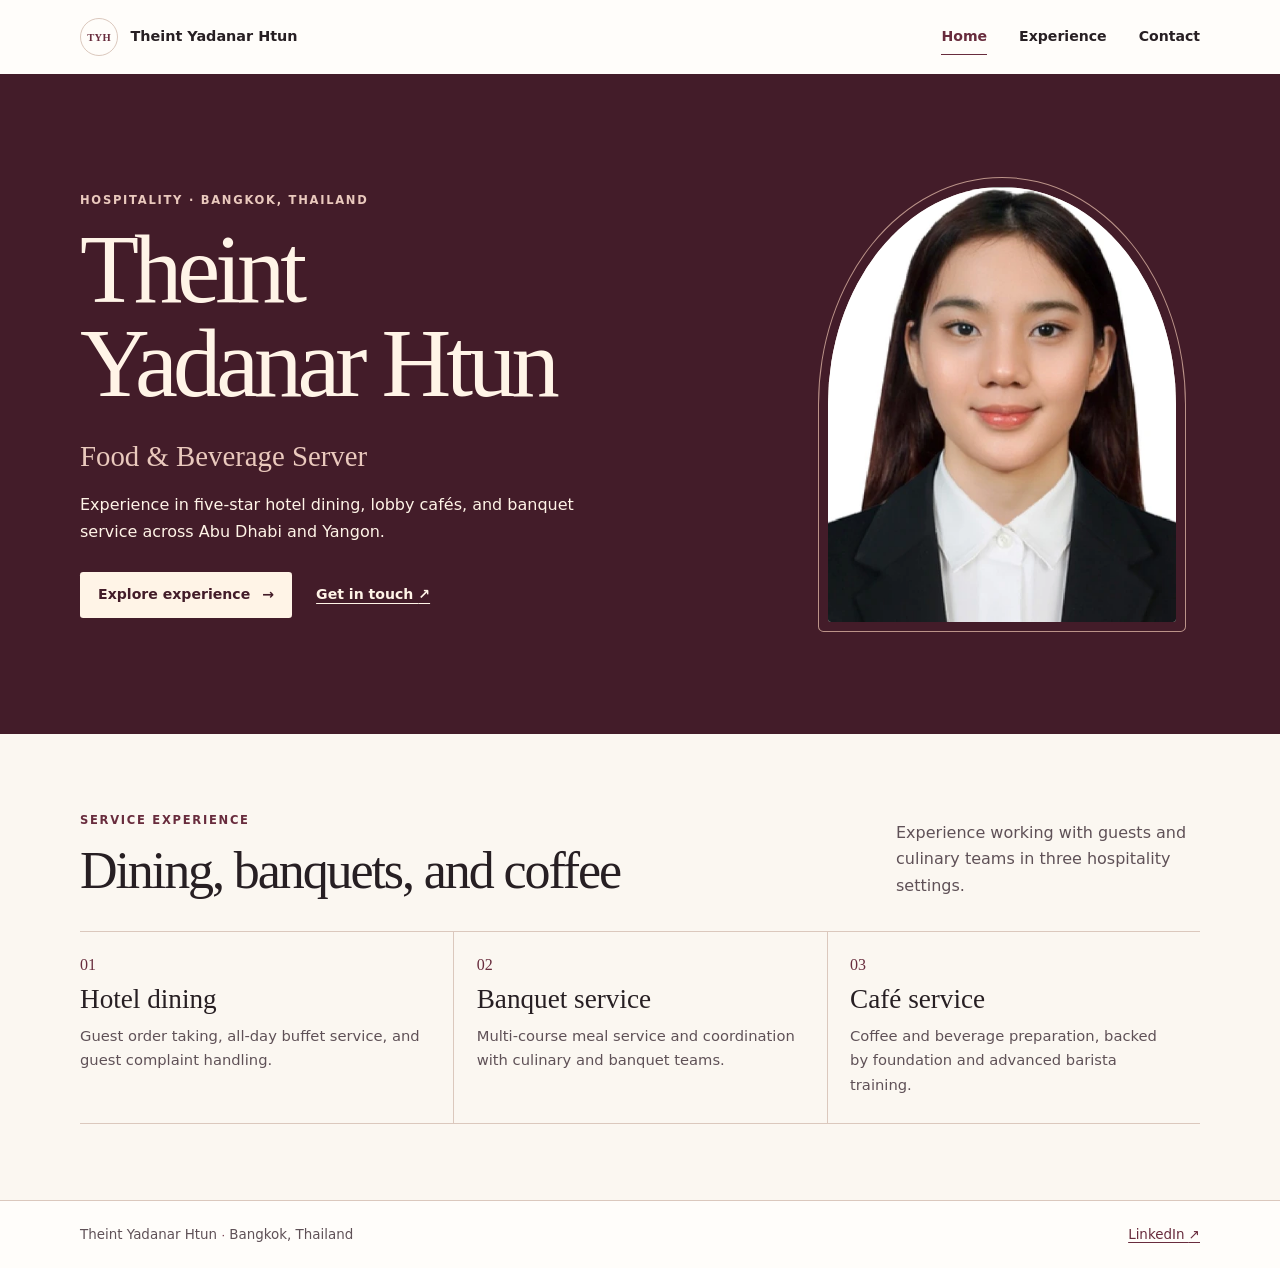
<file: index.html>
<!doctype html>
<html lang="en">
<head>
<meta charset="utf-8">
<meta name="viewport" content="width=device-width, initial-scale=1">
<meta name="description" content="Theint Yadanar Htun, a food and beverage server based in Bangkok, Thailand.">
<meta name="theme-color" content="#431c29">
<title>Food &amp; Beverage Server | Theint Yadanar Htun</title>
<link rel="icon" href="assets/monogram.svg" type="image/svg+xml">
<link rel="stylesheet" href="styles.css">
</head>
<body>
<a class="skip" href="#main">Skip to content</a>
<header class="site-header"><div class="wrap header-inner">
<a class="brand" href="index.html" aria-label="Theint Yadanar Htun, home"><span aria-hidden="true">TYH</span> Theint Yadanar Htun</a>
<nav aria-label="Main navigation"><a href="index.html" aria-current="page">Home</a><a href="experience.html">Experience</a><a href="contact.html">Contact</a></nav>
</div></header>
<main id="main">
<section class="hero"><div class="wrap hero-grid">
  <div class="hero-copy">
    <p class="eyebrow">Hospitality · Bangkok, Thailand</p>
    <h1>Theint<br>Yadanar Htun</h1>
    <p class="hero-role">Food &amp; Beverage Server</p>
    <p class="intro">Experience in five-star hotel dining, lobby cafés, and banquet service across Abu Dhabi and Yangon.</p>
    <div class="actions"><a class="button button-light" href="experience.html">Explore experience <span aria-hidden="true">→</span></a><a class="text-link" href="contact.html">Get in touch <span aria-hidden="true">↗</span></a></div>
  </div>
  <figure class="portrait">
    <img src="assets/theint-yadanar-htun.webp" alt="Portrait of Theint Yadanar Htun" width="600" height="600" fetchpriority="high">
  </figure>
</div></section>
<section class="wrap overview" aria-labelledby="service">
  <div class="section-intro"><div><p class="eyebrow">Service experience</p><h2 id="service">Dining, banquets, and coffee</h2></div><p>Experience working with guests and culinary teams in three hospitality settings.</p></div>
  <div class="specialties">
    <article><span class="number" aria-hidden="true">01</span><h3>Hotel dining</h3><p>Guest order taking, all-day buffet service, and guest complaint handling.</p></article>
    <article><span class="number" aria-hidden="true">02</span><h3>Banquet service</h3><p>Multi-course meal service and coordination with culinary and banquet teams.</p></article>
    <article><span class="number" aria-hidden="true">03</span><h3>Café service</h3><p>Coffee and beverage preparation, backed by foundation and advanced barista training.</p></article>
  </div>
</section></main>
<footer class="site-footer"><div class="wrap footer-inner"><span>Theint Yadanar Htun <small>·</small> Bangkok, Thailand</span><a href="https://www.linkedin.com/in/theint-yadanar-htun-8070092b6/">LinkedIn <span aria-hidden="true">↗</span></a></div></footer>
</body></html>
</file>
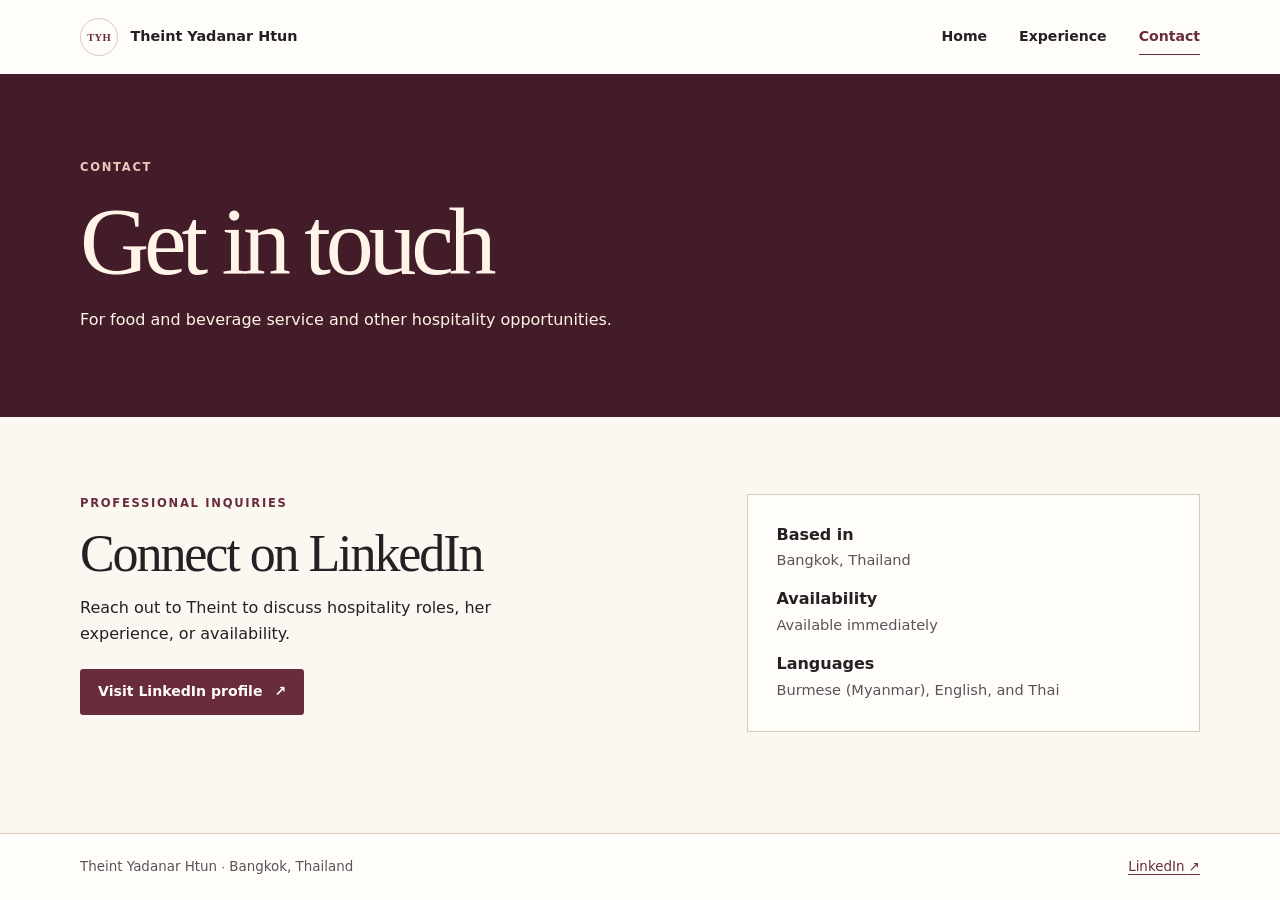
<file: contact.html>
<!doctype html>
<html lang="en">
<head>
<meta charset="utf-8">
<meta name="viewport" content="width=device-width, initial-scale=1">
<meta name="description" content="Contact Theint Yadanar Htun for food and beverage hospitality opportunities.">
<meta name="theme-color" content="#431c29">
<title>Contact | Theint Yadanar Htun</title>
<link rel="icon" href="assets/monogram.svg" type="image/svg+xml">
<link rel="stylesheet" href="styles.css">
</head>
<body>
<a class="skip" href="#main">Skip to content</a>
<header class="site-header"><div class="wrap header-inner">
<a class="brand" href="index.html" aria-label="Theint Yadanar Htun, home"><span aria-hidden="true">TYH</span> Theint Yadanar Htun</a>
<nav aria-label="Main navigation"><a href="index.html">Home</a><a href="experience.html">Experience</a><a href="contact.html" aria-current="page">Contact</a></nav>
</div></header>
<main id="main">
<section class="page-hero"><div class="wrap"><p class="eyebrow">Contact</p><h1>Get in touch</h1><p>For food and beverage service and other hospitality opportunities.</p></div></section>
<section class="wrap contact">
  <div><p class="eyebrow">Professional inquiries</p><h2>Connect on LinkedIn</h2><p>Reach out to Theint to discuss hospitality roles, her experience, or availability.</p><a class="button button-dark" href="https://www.linkedin.com/in/theint-yadanar-htun-8070092b6/">Visit LinkedIn profile <span aria-hidden="true">↗</span></a></div>
  <dl class="contact-facts"><dt>Based in</dt><dd>Bangkok, Thailand</dd><dt>Availability</dt><dd>Available immediately</dd><dt>Languages</dt><dd>Burmese (Myanmar), English, and Thai</dd></dl>
</section></main>
<footer class="site-footer"><div class="wrap footer-inner"><span>Theint Yadanar Htun <small>·</small> Bangkok, Thailand</span><a href="https://www.linkedin.com/in/theint-yadanar-htun-8070092b6/">LinkedIn <span aria-hidden="true">↗</span></a></div></footer>
</body></html>
</file>
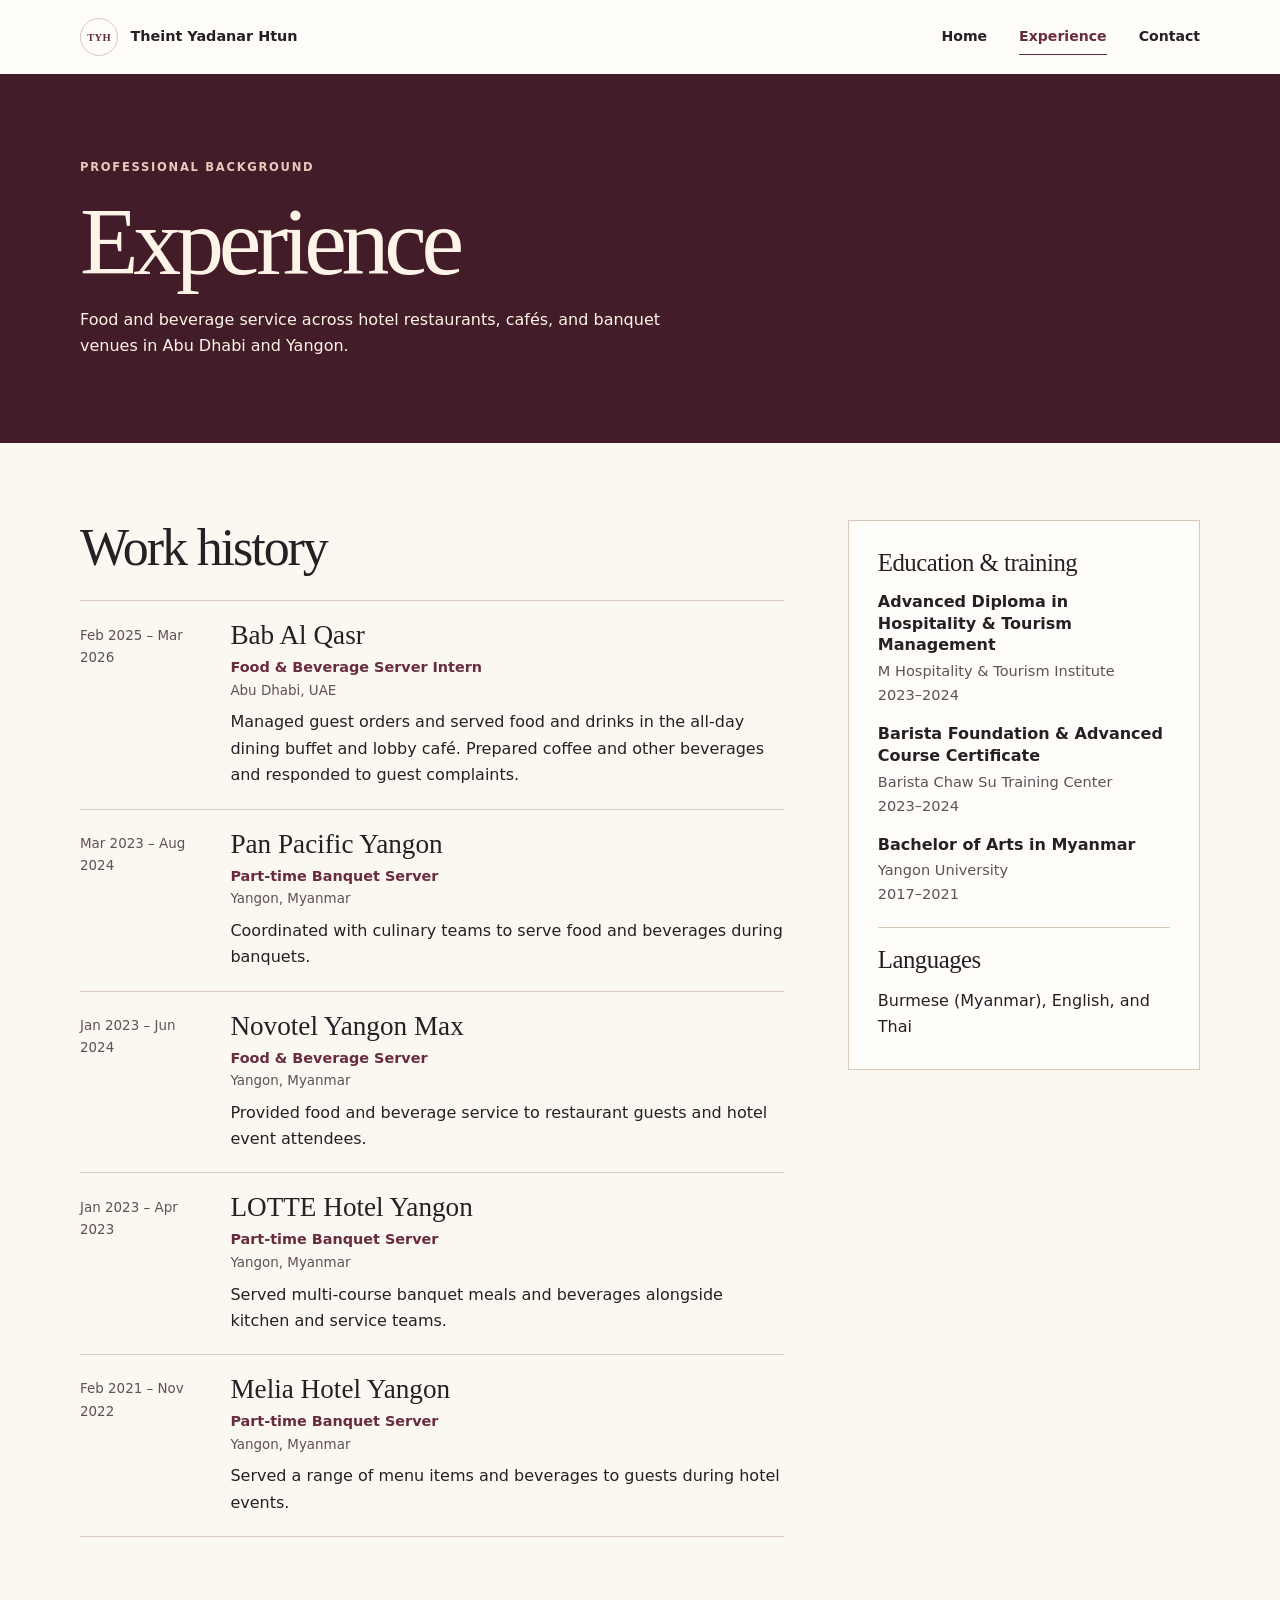
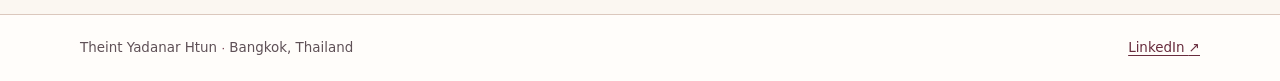
<file: experience.html>
<!doctype html>
<html lang="en">
<head>
<meta charset="utf-8">
<meta name="viewport" content="width=device-width, initial-scale=1">
<meta name="description" content="Hotel dining, banquet service, and barista training experience of Theint Yadanar Htun.">
<meta name="theme-color" content="#431c29">
<title>Experience | Theint Yadanar Htun</title>
<link rel="icon" href="assets/monogram.svg" type="image/svg+xml">
<link rel="stylesheet" href="styles.css">
</head>
<body>
<a class="skip" href="#main">Skip to content</a>
<header class="site-header"><div class="wrap header-inner">
<a class="brand" href="index.html" aria-label="Theint Yadanar Htun, home"><span aria-hidden="true">TYH</span> Theint Yadanar Htun</a>
<nav aria-label="Main navigation"><a href="index.html">Home</a><a href="experience.html" aria-current="page">Experience</a><a href="contact.html">Contact</a></nav>
</div></header>
<main id="main">
<section class="page-hero"><div class="wrap"><p class="eyebrow">Professional background</p><h1>Experience</h1><p>Food and beverage service across hotel restaurants, cafés, and banquet venues in Abu Dhabi and Yangon.</p></div></section>
<section class="wrap experience">
  <div class="career"><h2>Work history</h2><ol class="timeline"><li><p class="job-date">Feb 2025 – Mar 2026</p><article><h3>Bab Al Qasr</h3><p class="job-role">Food &amp; Beverage Server Intern</p><p class="job-city">Abu Dhabi, UAE</p><p>Managed guest orders and served food and drinks in the all-day dining buffet and lobby café. Prepared coffee and other beverages and responded to guest complaints.</p></article></li><li><p class="job-date">Mar 2023 – Aug 2024</p><article><h3>Pan Pacific Yangon</h3><p class="job-role">Part-time Banquet Server</p><p class="job-city">Yangon, Myanmar</p><p>Coordinated with culinary teams to serve food and beverages during banquets.</p></article></li><li><p class="job-date">Jan 2023 – Jun 2024</p><article><h3>Novotel Yangon Max</h3><p class="job-role">Food &amp; Beverage Server</p><p class="job-city">Yangon, Myanmar</p><p>Provided food and beverage service to restaurant guests and hotel event attendees.</p></article></li><li><p class="job-date">Jan 2023 – Apr 2023</p><article><h3>LOTTE Hotel Yangon</h3><p class="job-role">Part-time Banquet Server</p><p class="job-city">Yangon, Myanmar</p><p>Served multi-course banquet meals and beverages alongside kitchen and service teams.</p></article></li><li><p class="job-date">Feb 2021 – Nov 2022</p><article><h3>Melia Hotel Yangon</h3><p class="job-role">Part-time Banquet Server</p><p class="job-city">Yangon, Myanmar</p><p>Served a range of menu items and beverages to guests during hotel events.</p></article></li></ol></div>
  <aside class="credentials" aria-label="Training and languages">
    <h2>Education &amp; training</h2>
    <dl>
      <dt>Advanced Diploma in Hospitality &amp; Tourism Management</dt><dd>M Hospitality &amp; Tourism Institute<br>2023–2024</dd>
      <dt>Barista Foundation &amp; Advanced Course Certificate</dt><dd>Barista Chaw Su Training Center<br>2023–2024</dd>
      <dt>Bachelor of Arts in Myanmar</dt><dd>Yangon University<br>2017–2021</dd>
    </dl>
    <h2>Languages</h2><p>Burmese (Myanmar), English, and Thai</p>
  </aside>
</section></main>
<footer class="site-footer"><div class="wrap footer-inner"><span>Theint Yadanar Htun <small>·</small> Bangkok, Thailand</span><a href="https://www.linkedin.com/in/theint-yadanar-htun-8070092b6/">LinkedIn <span aria-hidden="true">↗</span></a></div></footer>
</body></html>
</file>
<file: styles.css>
:root {
  color-scheme: light;
  --paper: #fbf7f1;
  --white: #fffdfa;
  --ink: #271f23;
  --subtle: #5f5157;
  --wine: #682c3d;
  --deep: #431c29;
  --cream: #fff4e7;
  --rose: #eac9bd;
  --rule: #dbc8bd;
  --serif: Georgia, 'Times New Roman', serif;
  --sans: system-ui, -apple-system, BlinkMacSystemFont, 'Segoe UI', sans-serif;
}
* { box-sizing: border-box; }
body { margin: 0; color: var(--ink); background: var(--paper); font: 1rem/1.65 var(--sans); min-height: 100vh; display: flex; flex-direction: column; }
main { flex: 1; }
a { color: inherit; text-underline-offset: .25em; }
a:focus-visible { outline: 2px solid currentColor; outline-offset: 5px; }
img { display: block; width: 100%; height: auto; }
p, h1, h2, h3, figure, dl, dd { margin: 0; }
h1, h2, h3 { font-family: var(--serif); font-weight: 400; line-height: 1.08; }
h2 { font-size: clamp(2rem, 4.2vw, 3.25rem); letter-spacing: -.04em; }
h3 { font-size: clamp(1.35rem, 2.25vw, 1.7rem); }
.wrap { width: min(100% - 3.5rem, 70rem); margin-inline: auto; }
.skip { position: absolute; z-index: 2; top: .7rem; left: .7rem; transform: translateY(-200%); background: var(--white); color: var(--ink); padding: .5rem 1rem; }
.skip:focus { transform: none; }
.site-header { background: var(--white); }
.header-inner, .footer-inner { display: flex; align-items: center; justify-content: space-between; gap: 1rem; }
.header-inner { min-height: 4.65rem; }
.brand { display: inline-flex; align-items: center; gap: .75rem; font-size: .9rem; font-weight: 700; text-decoration: none; }
.brand span { display: grid; place-items: center; width: 2.4rem; height: 2.4rem; border: 1px solid var(--rule); border-radius: 50%; color: var(--wine); font: 700 .66rem var(--serif); letter-spacing: .04em; }
nav { display: flex; gap: clamp(.75rem, 3vw, 2rem); }
nav a { text-decoration: none; font-size: .88rem; font-weight: 600; padding-block: .35rem; border-bottom: 1px solid transparent; }
nav a:hover, nav a[aria-current] { color: var(--wine); border-bottom-color: currentColor; }
.hero, .page-hero { background: var(--deep); color: var(--cream); }
.hero-grid { display: grid; grid-template-columns: 1.36fr .85fr; align-items: center; gap: clamp(2rem, 7vw, 6rem); padding-block: clamp(3rem, 8vw, 6.75rem); }
.eyebrow { color: var(--wine); font-size: .72rem; font-weight: 750; letter-spacing: .15em; text-transform: uppercase; margin-bottom: .8rem; }
.hero .eyebrow, .page-hero .eyebrow { color: var(--rose); }
.hero h1 { font-size: clamp(3.1rem, 7.55vw, 7rem); line-height: .98; letter-spacing: -.052em; }
.hero-role { margin-top: 1.3rem; color: var(--rose); font-family: var(--serif); font-size: clamp(1.3rem, 2.5vw, 1.8rem); }
.intro { max-width: 33rem; margin-top: .75rem; }
.actions { display: flex; align-items: center; flex-wrap: wrap; gap: .9rem 1.5rem; margin-top: 1.65rem; }
.button { display: inline-flex; align-items: center; justify-content: center; gap: .75rem; padding: .72rem 1.13rem; min-height: 2.75rem; border-radius: .2rem; font-weight: 700; font-size: .88rem; text-decoration: none; }
.button-light { background: var(--cream); color: var(--deep); }
.button-light:hover { background: var(--rose); }
.button-dark { background: var(--wine); color: var(--white); }
.button-dark:hover { background: var(--deep); }
.text-link { font-weight: 650; font-size: .88rem; }
.portrait { width: min(100%, 23rem); justify-self: center; position: relative; padding: .55rem; border: 1px solid #bb9389; border-radius: 50% 50% .35rem .35rem; }
.portrait img { aspect-ratio: 4 / 5; object-fit: cover; object-position: 50% 38%; border-radius: 50% 50% .2rem .2rem; background: #eee5db; }
.overview, .experience, .contact { padding-block: clamp(2.75rem, 6vw, 5rem); }
.section-intro { display: flex; justify-content: space-between; align-items: end; gap: 1.5rem; margin-bottom: 2rem; }
.section-intro > p { max-width: 19rem; color: var(--subtle); }
.specialties { display: grid; grid-template-columns: repeat(3, 1fr); border-block: 1px solid var(--rule); }
.specialties article { padding: 1.5rem 1.4rem 1.6rem; }
.specialties article:first-child { padding-left: 0; }
.specialties article + article { border-left: 1px solid var(--rule); }
.number { color: var(--wine); display: block; font: 1rem var(--serif); margin-bottom: .7rem; }
.specialties p { margin-top: .6rem; color: var(--subtle); font-size: .92rem; }
.page-hero .wrap { padding-block: clamp(2.75rem, 7vw, 5.25rem); }
.page-hero h1 { font-size: clamp(3.3rem, 8vw, 6rem); letter-spacing: -.055em; }
.page-hero p:last-child { max-width: 40rem; margin-top: .8rem; }
.experience { display: grid; grid-template-columns: minmax(0, 2fr) minmax(0, 1fr); align-items: start; gap: clamp(2rem, 5vw, 4rem); }
.timeline { list-style: none; padding: 0; margin: 1.5rem 0 0; }
.timeline li { display: grid; grid-template-columns: 8.25rem 1fr; gap: .5rem 1.15rem; padding: 1.25rem 0; border-top: 1px solid var(--rule); }
.timeline li:last-child { border-bottom: 1px solid var(--rule); }
.job-date, .job-city { color: var(--subtle); font-size: .84rem; }
.job-date { padding-top: .2rem; }
.job-role { color: var(--wine); font-size: .9rem; font-weight: 700; margin-top: .35rem; }
.timeline article p:last-child { margin-top: .45rem; }
.credentials, .contact-facts { border: 1px solid var(--rule); background: var(--white); padding: clamp(1.15rem, 2.5vw, 1.8rem); }
.credentials h2 { font-size: 1.55rem; margin-bottom: .9rem; letter-spacing: -.02em; }
.credentials dt, .contact-facts dt { font-weight: 700; line-height: 1.35; }
.credentials dd, .contact-facts dd { color: var(--subtle); margin: .2rem 0 1rem; font-size: .91rem; }
.credentials h2:not(:first-child) { border-top: 1px solid var(--rule); padding-top: 1.15rem; margin-top: 1.3rem; }
.contact { display: grid; grid-template-columns: 1.4fr 1fr; align-items: start; gap: 2rem; }
.contact p:not(.eyebrow) { margin-block: .8rem 1.35rem; max-width: 28rem; }
.contact-facts dd:last-child { margin-bottom: 0; }
.site-footer { background: var(--white); border-top: 1px solid var(--rule); color: var(--subtle); }
.footer-inner { min-height: 4.15rem; font-size: .84rem; }
.footer-inner a, .footer-inner small { color: var(--wine); }
@media (max-width: 720px) {
  .wrap { width: calc(100% - 2.25rem); }
  .hero-grid { grid-template-columns: 1fr 11rem; gap: 1.25rem; }
  .hero h1 { font-size: clamp(2.7rem, 8.5vw, 4.3rem); }
  .section-intro { display: block; }
  .section-intro > p { margin-top: .75rem; }
  .experience, .contact { grid-template-columns: 1fr; }
}
@media (max-width: 490px) {
  .header-inner { flex-wrap: wrap; gap: .25rem; padding-block: .65rem; }
  .brand { flex-basis: 100%; }
  nav { gap: 1.15rem; }
  .hero-grid { grid-template-columns: 1fr; }
  .portrait { width: min(64%, 13rem); justify-self: start; grid-row: 1; }
  .portrait img { aspect-ratio: 1; }
  .specialties { grid-template-columns: 1fr; }
  .specialties article { padding: 1.15rem 0; }
  .specialties article + article { border-left: 0; border-top: 1px solid var(--rule); }
  .timeline li { grid-template-columns: 1fr; }
}
</file>
